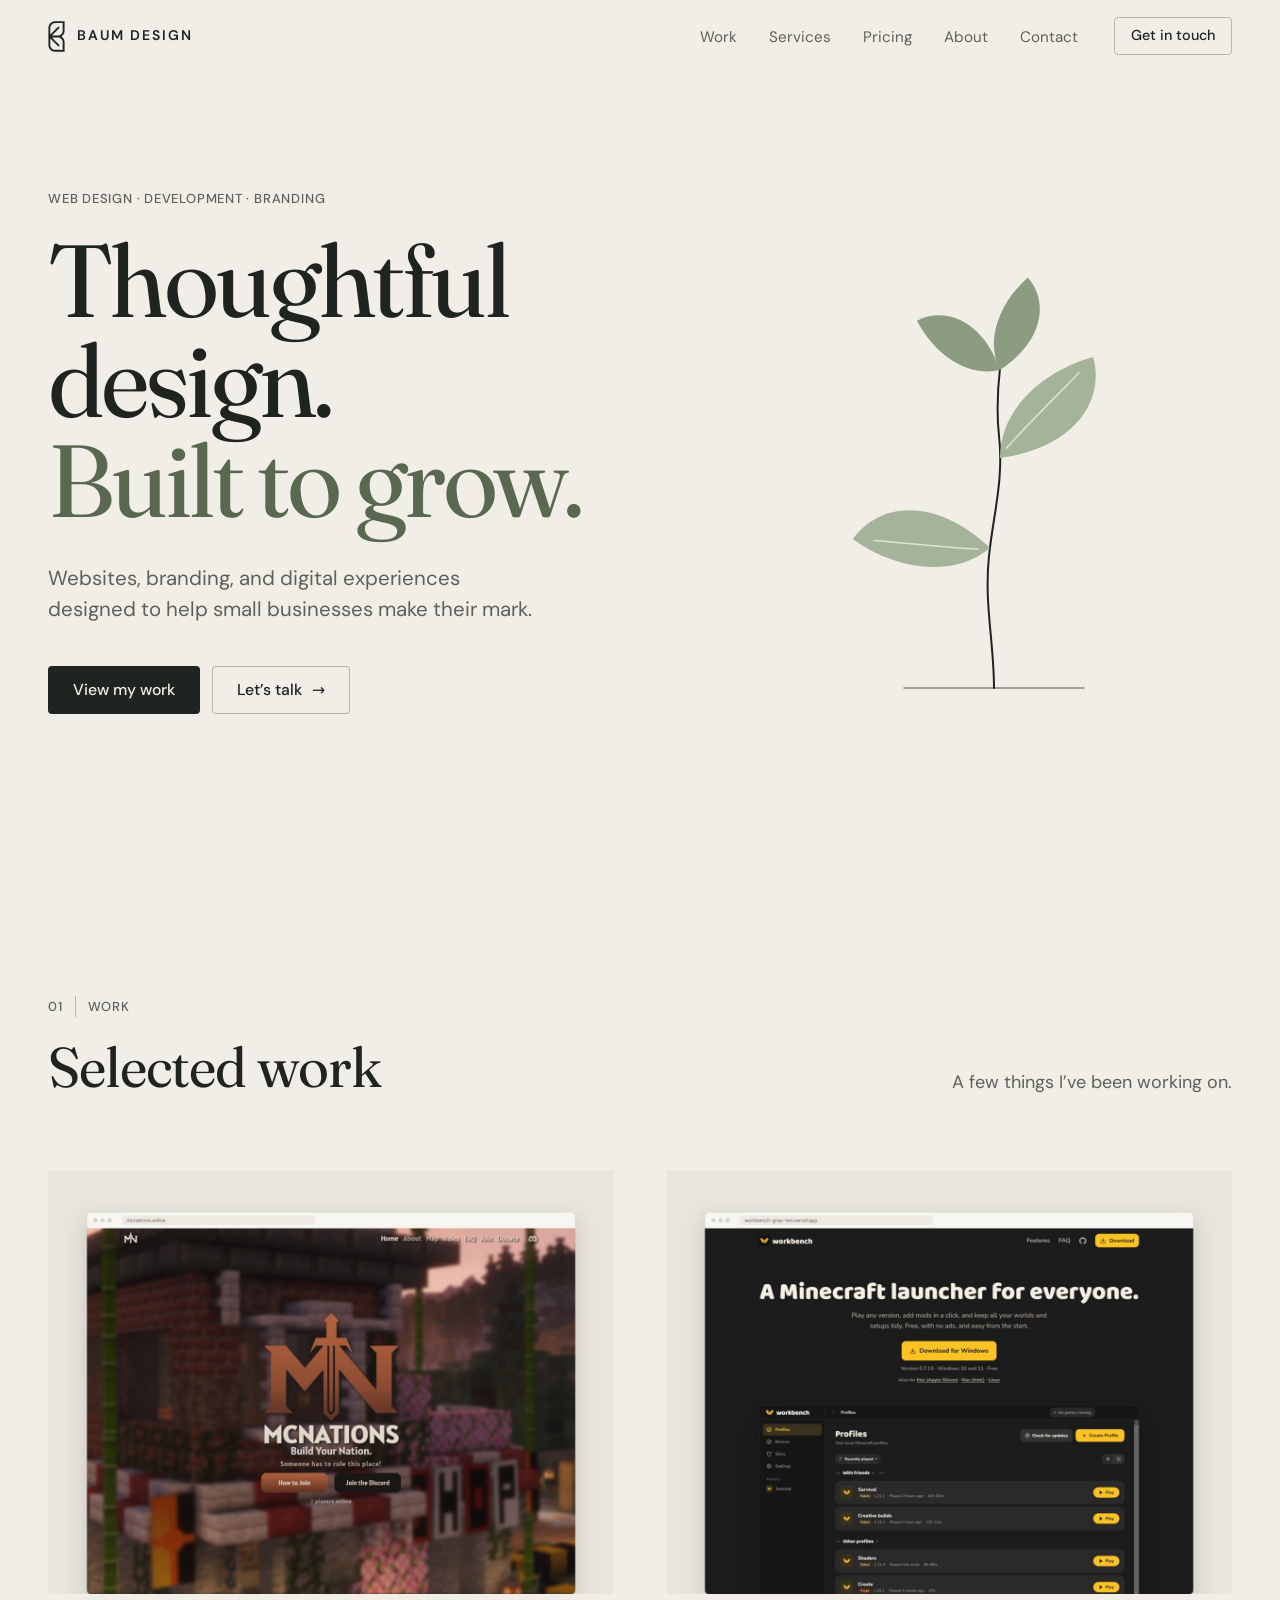
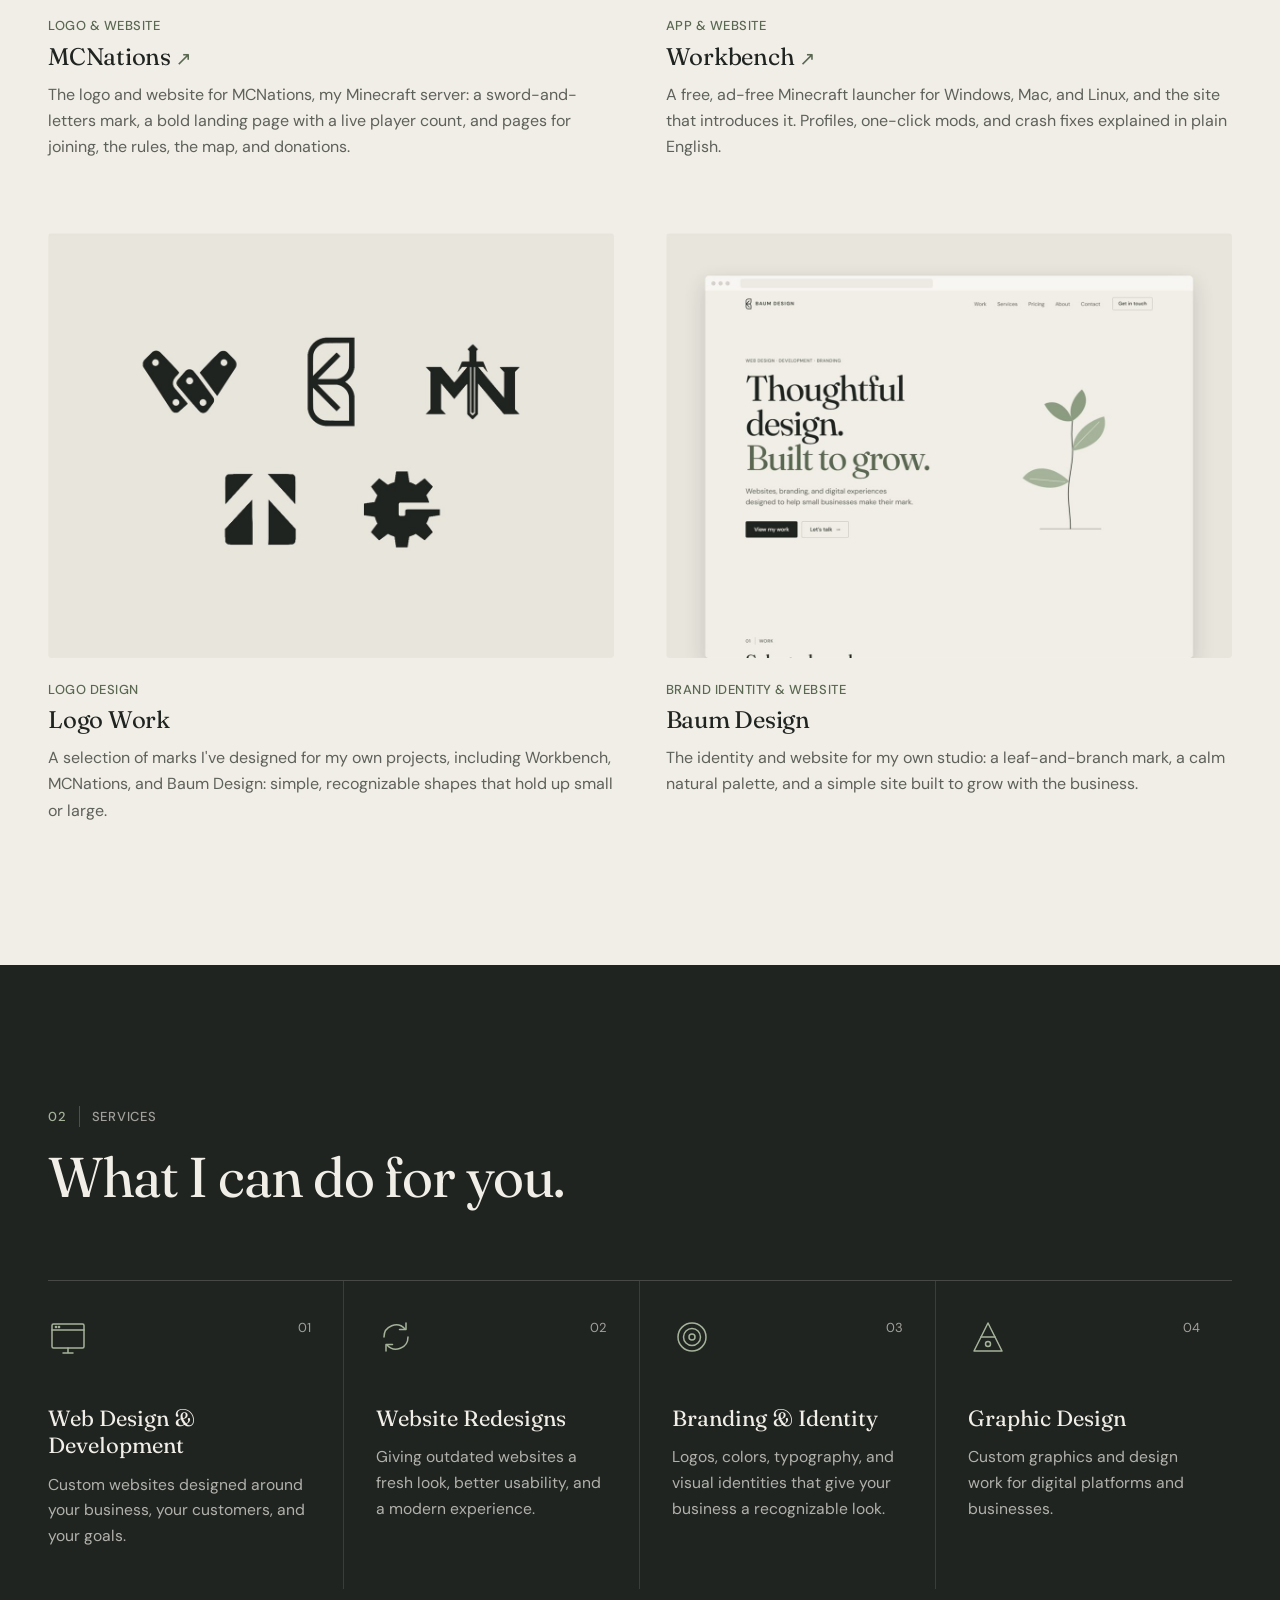
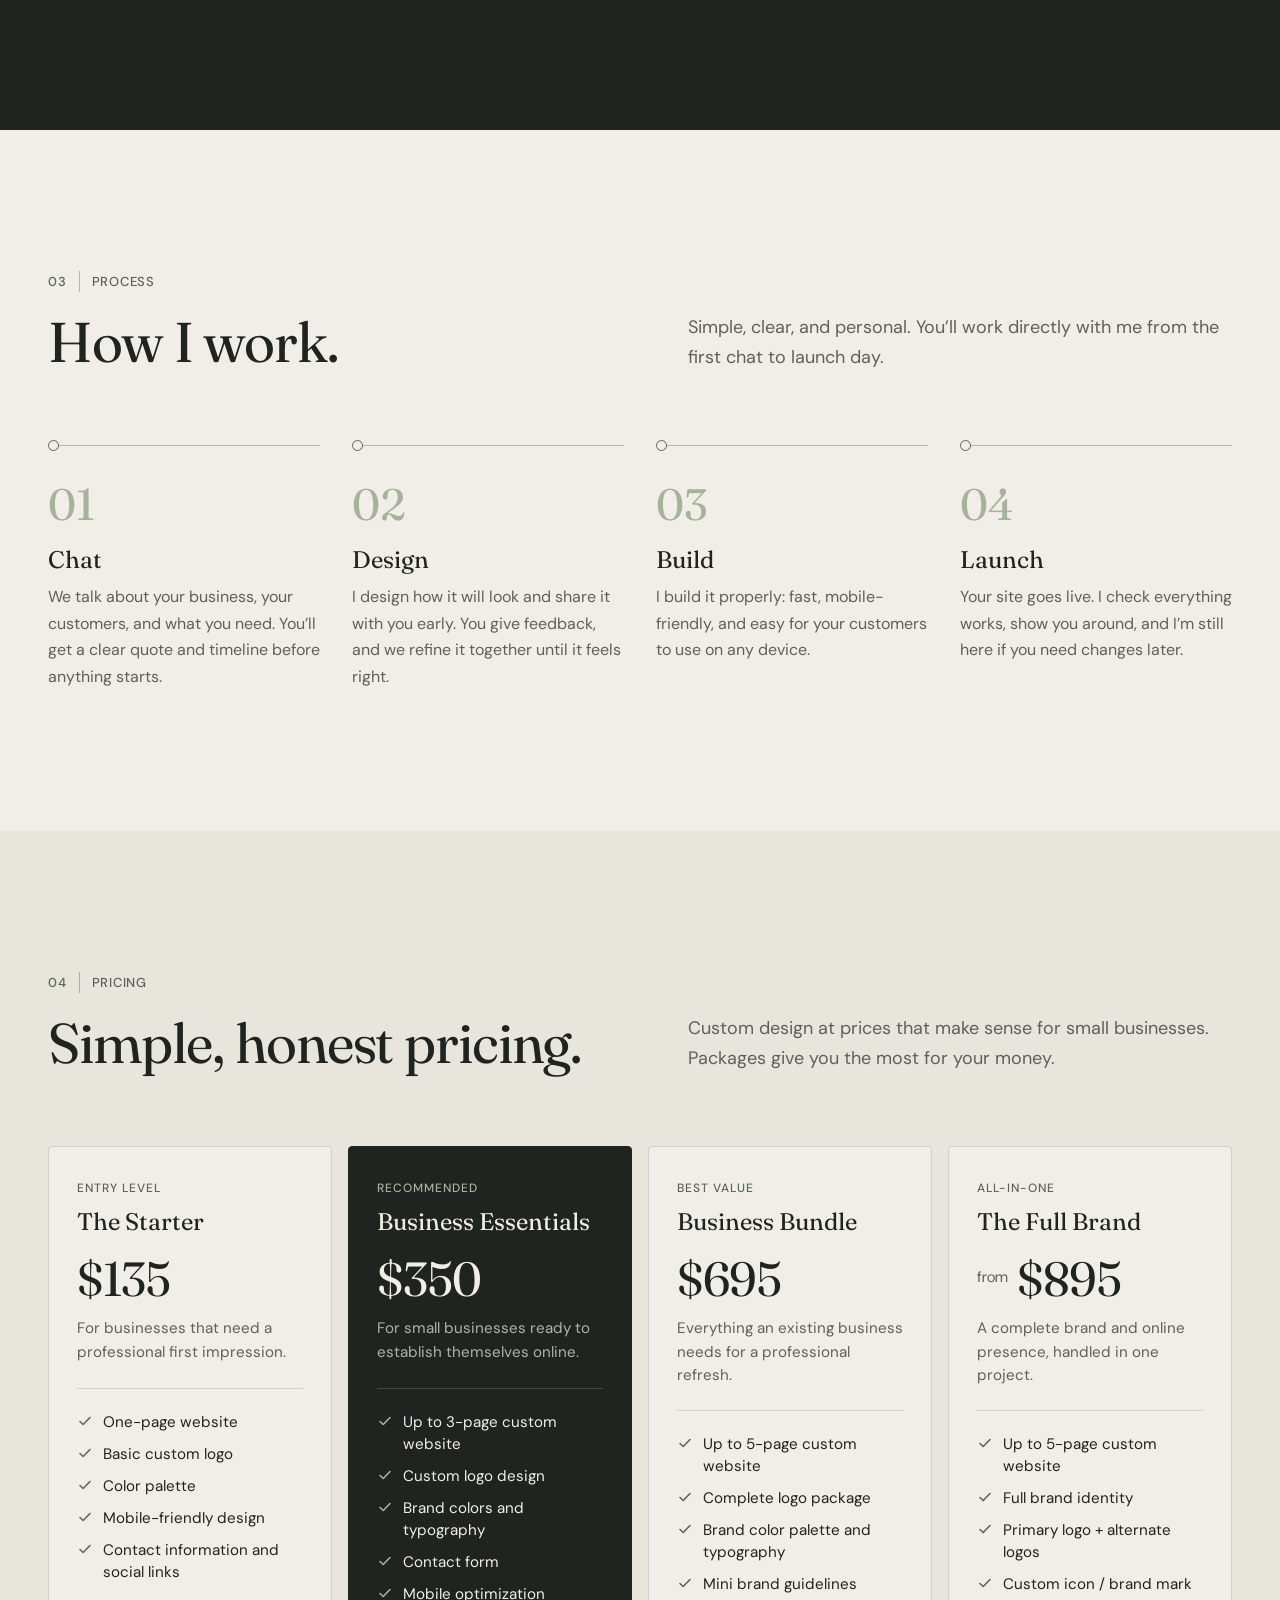
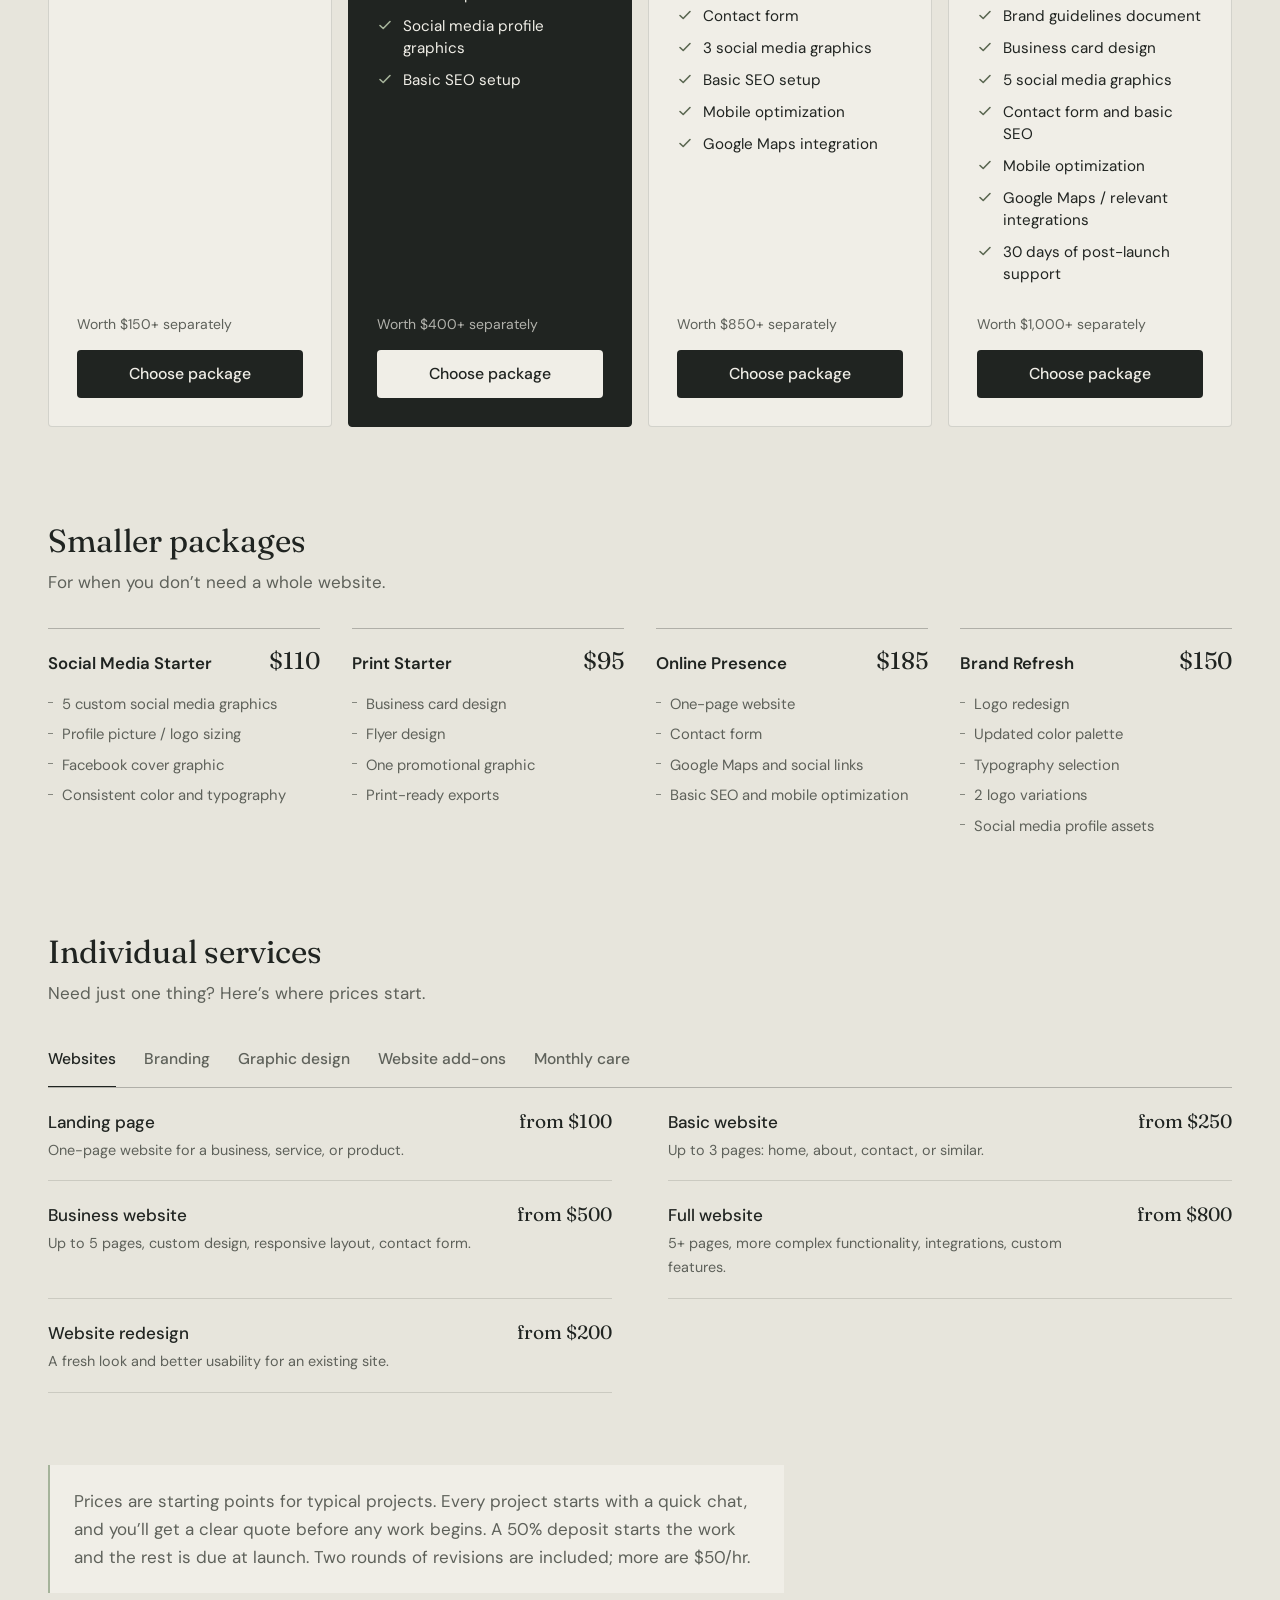
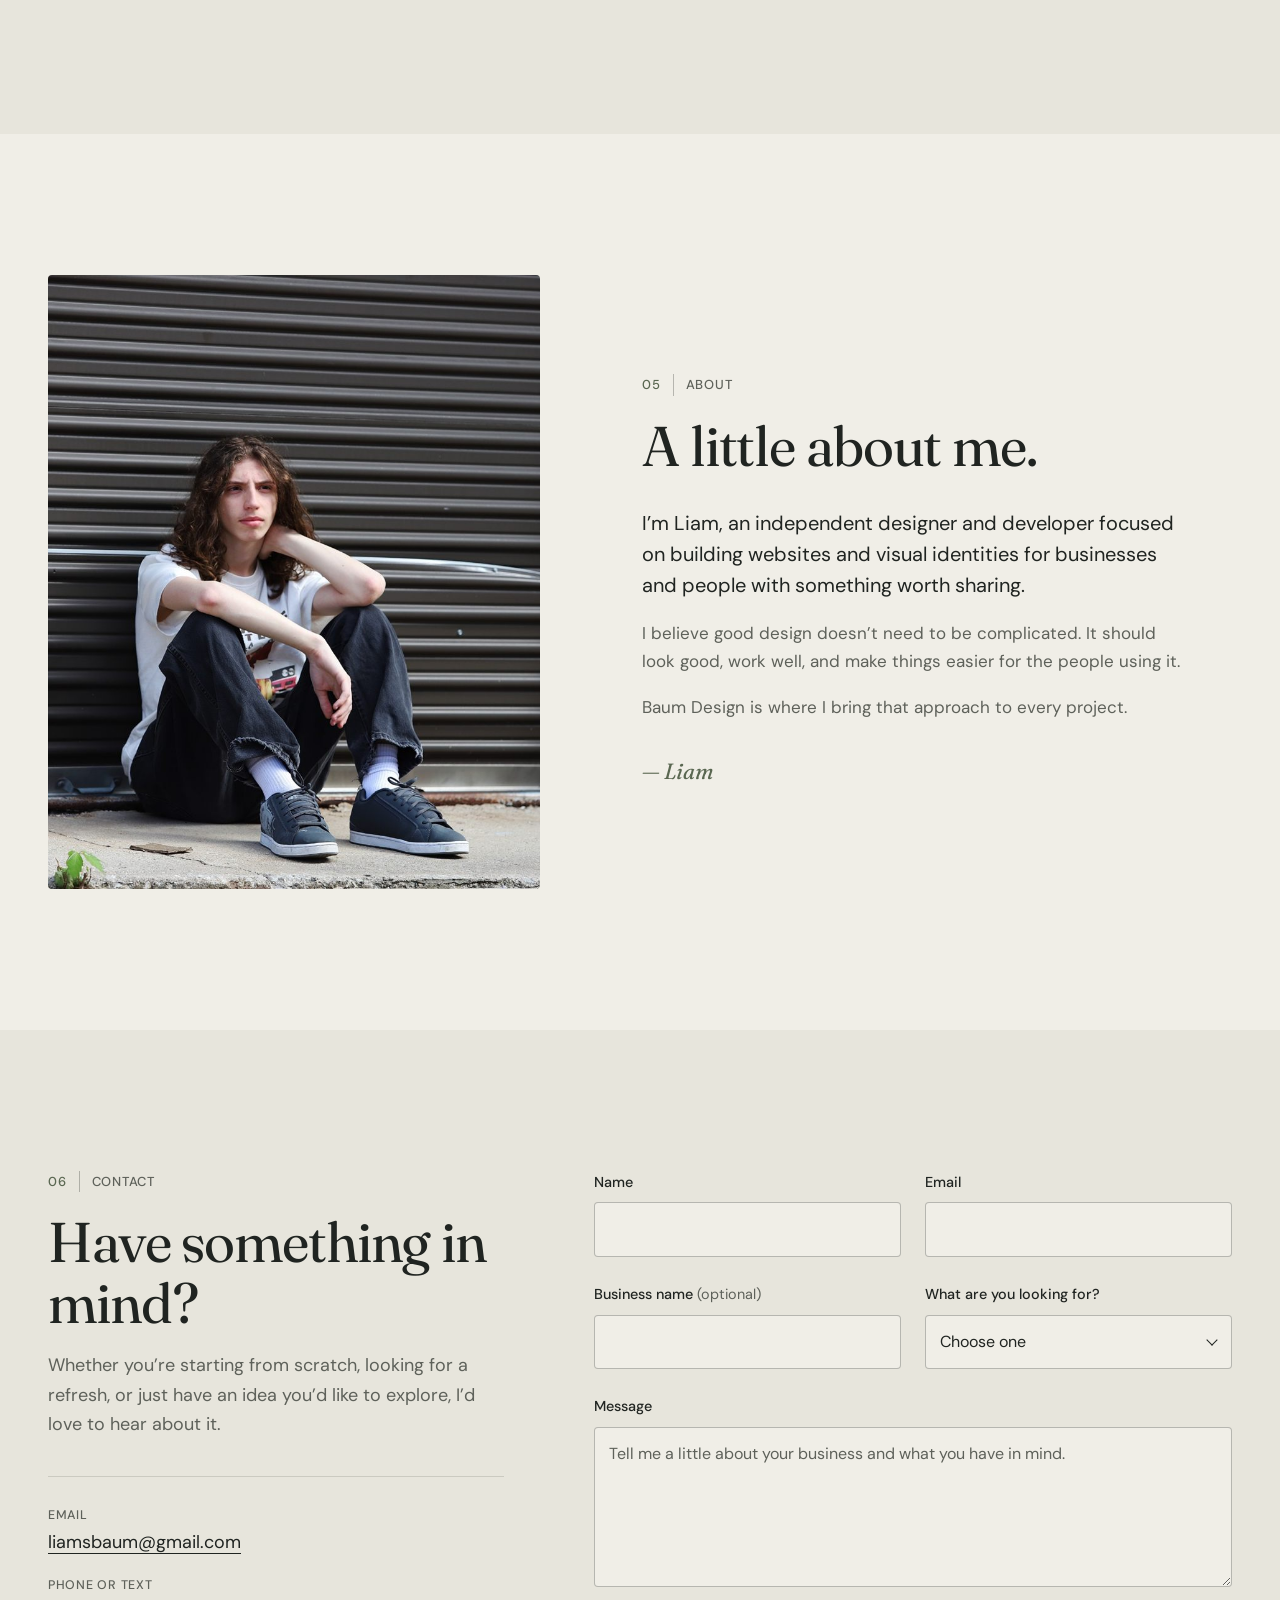
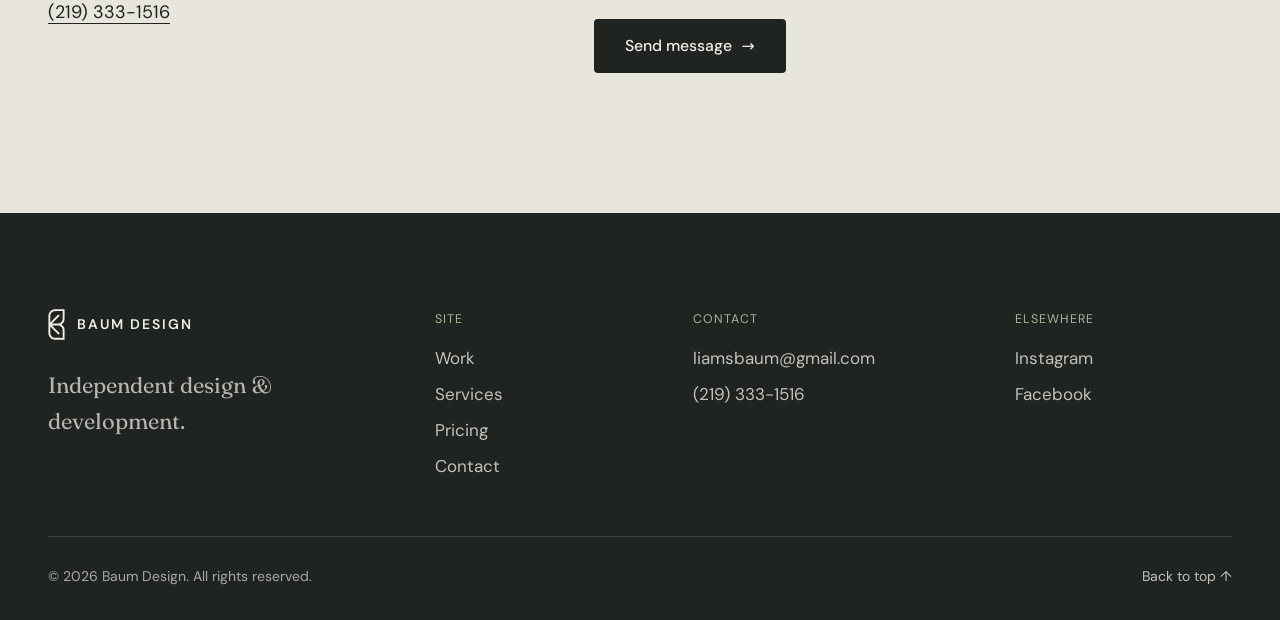
<file: index.html>
<!doctype html>
<html lang="en">
<head>
  <meta charset="utf-8" />
  <meta name="viewport" content="width=device-width, initial-scale=1" />
  <title>Baum Design — Independent web design &amp; development</title>
  <meta name="description" content="Baum Design is an independent web design, development and branding studio helping small businesses make their mark." />
  <meta name="theme-color" content="#F0EEE7" />
  <!-- Link previews (iMessage, Slack, LinkedIn, Facebook, X).
       These need FULL urls. If you move to your own domain, replace
       https://grovuss.github.io/Baum-Design in og:url, og:image and twitter:image. -->
  <meta property="og:type" content="website" />
  <meta property="og:site_name" content="Baum Design" />
  <meta property="og:title" content="Baum Design — Thoughtful design. Built to grow." />
  <meta property="og:description" content="Websites, branding, and digital experiences designed to help small businesses make their mark." />
  <meta property="og:url" content="https://grovuss.github.io/Baum-Design/" />
  <meta property="og:image" content="https://grovuss.github.io/Baum-Design/assets/og-image.png" />
  <meta property="og:image:width" content="1200" />
  <meta property="og:image:height" content="630" />
  <meta property="og:image:alt" content="Baum Design logo with the line: Thoughtful design. Built to grow." />
  <meta name="twitter:card" content="summary_large_image" />
  <meta name="twitter:image" content="https://grovuss.github.io/Baum-Design/assets/og-image.png" />

  <link rel="icon" href="assets/favicon.svg" type="image/svg+xml" />
  <link rel="apple-touch-icon" href="assets/apple-touch-icon.png" />
  <link rel="preload" href="assets/fonts/fraunces-latin.woff2" as="font" type="font/woff2" crossorigin />
  <link rel="preload" href="assets/fonts/dm-sans-latin.woff2" as="font" type="font/woff2" crossorigin />
  <link rel="stylesheet" href="css/fonts.css" />
  <link rel="stylesheet" href="css/styles.css" />
</head>
<body>
  <!-- Logo symbol, reused wherever the mark appears via <use href="#logo"> -->
  <svg width="0" height="0" style="position:absolute" aria-hidden="true">
    <symbol id="logo" viewBox="290 80 500 920">
      <path fill-rule="evenodd" fill="currentColor" d="m780 993l-0.57-307.5c-4.29-19.38-7.39-30.63-9.67-37.5-2.28-6.88-7.1-18.35-10.71-25.5-3.61-7.15-9.12-16.83-12.24-21.5-3.11-4.67-9.22-12.77-13.58-18-4.35-5.23-11.24-12.58-15.32-16.35-4.08-3.76-12.64-10.73-19.03-15.5-6.39-4.76-12.47-9.21-13.5-9.9-1.83-1.22-1.83-1.28-0.02-2.5 1.02-0.69 5.31-3.73 9.54-6.75 4.22-3.02 11.04-8.25 15.14-11.6 4.1-3.36 10.79-9.66 14.86-14 4.07-4.35 10.54-11.95 14.36-16.9 3.83-4.95 9.22-12.82 11.97-17.5 2.76-4.68 6.7-11.88 8.77-16 2.06-4.13 5.44-12 7.5-17.5 2.06-5.5 5-14.95 6.53-21 1.54-6.05 3.51-16.51 4.38-23.25 1.39-10.7 1.59-30.87 1.59-159.75v-147.5c-265.88 0.2-294.68 0.48-304.5 1.64-6.6 0.78-16.73 2.59-22.5 4.02-5.77 1.43-15 4.16-20.5 6.07-5.5 1.9-13.6 5.18-18 7.29-4.4 2.1-12.74 6.67-18.53 10.15-5.79 3.48-14.34 9.32-19 12.97-4.66 3.65-11.36 9.28-14.9 12.5-3.53 3.22-10.19 10.36-14.8 15.86-4.6 5.5-10.92 13.82-14.04 18.5-3.13 4.68-8.65 14.35-12.29 21.5-3.63 7.15-8.48 18.63-10.77 25.5-2.3 6.88-5.4 18.13-6.89 25l-2.72 12.5-0.63 553c4.03 20.92 6.46 31.27 8.01 36.5 1.54 5.23 4.23 13.1 5.99 17.5 1.75 4.4 5.69 12.73 8.74 18.5 3.06 5.77 8.1 14.29 11.2 18.92 3.09 4.63 9.71 13.18 14.69 19 4.98 5.82 11.73 12.98 15 15.91 3.27 2.94 9.99 8.4 14.94 12.14 4.95 3.74 12.82 9.15 17.5 12.03 4.68 2.87 12.1 6.95 16.5 9.06 4.4 2.11 12.27 5.39 17.5 7.29 5.23 1.89 13.77 4.6 19 6.02 5.23 1.42 14 3.36 19.5 4.31m30.5-846.62c11.27-0.39 66.51-0.78 225-1.06l-0.09 78.25c-0.05 43.04-0.43 99.63-0.85 125.75-0.77 47.34-0.78 47.53-3.47 57.5-1.49 5.5-4.47 14.05-6.63 19-2.16 4.95-6.6 13.5-9.87 19-3.26 5.5-9.23 13.8-13.26 18.45-4.03 4.65-11.38 11.95-16.33 16.22-4.95 4.27-13.73 10.57-19.5 14.01-5.77 3.43-14.77 7.97-20 10.08-5.23 2.12-14 5.02-19.5 6.44-8.88 2.3-12.85 2.68-35.5 3.37-14.02 0.43-53.63 0.81-88 0.85-34.38 0.04-68.24-0.26-88.02-1.42l233.18-233-19.08-18.5c-10.5-10.17-19.53-18.61-20.08-18.75-0.55-0.14-8.09 6.45-16.75 14.65-8.66 8.19-62.67 61.63-224.28 222.6l0.07-89c0.04-48.95 0.46-98 0.94-109 0.73-17.01 1.26-21.42 3.55-29.5 1.48-5.22 4.44-13.55 6.58-18.5 2.14-4.95 5.98-12.6 8.54-17 2.55-4.4 6.54-10.47 8.85-13.5 2.32-3.02 7.76-9.12 12.1-13.54 4.35-4.42 11.05-10.53 14.9-13.58 3.85-3.06 10.37-7.55 14.5-10 4.12-2.45 11.1-6.07 15.5-8.06 4.4-1.99 11.82-4.79 16.5-6.22 4.68-1.43 11.2-3.1 14.5-3.72 3.3-0.62 15.23-1.44 26.5-1.82zm-94 424.92c0.92-0.58 32.1-0.93 80-0.9 43.17 0.02 87.73 0.41 99 0.86 16.94 0.67 22.24 1.26 30.5 3.39 5.5 1.41 14.73 4.51 20.5 6.88 5.77 2.37 13.65 6.17 17.5 8.44 3.85 2.28 9.48 5.99 12.5 8.26 3.02 2.27 8.63 6.93 12.45 10.36 3.83 3.43 10.35 10.33 14.5 15.34 4.15 5 9.9 13.33 12.78 18.5 2.87 5.16 6.76 12.99 8.63 17.39 1.87 4.4 4.66 12.27 8.99 27l0.32 60c0.18 33 0.44 89.87 0.83 192.74l-118.5-0.51c-100.77-0.44-119.92-0.75-128-2.07-5.23-0.86-13.32-2.67-18-4.04-4.68-1.36-12.32-4.11-17-6.12-4.68-2-11.88-5.69-16-8.18-4.13-2.5-10.43-6.89-14-9.76-3.57-2.87-10.21-8.9-14.75-13.39-4.54-4.49-10.85-11.66-14.03-15.92-3.18-4.26-8.57-13.38-11.97-20.25-3.41-6.88-7.35-16.1-8.75-20.5-1.4-4.4-3.25-11.38-4.1-15.5-1.31-6.39-1.63-23.25-2.63-219.5l118.36 118.12c65.1 64.97 119.38 118.63 120.62 119.25 2.07 1.04 3.38 0.07 16-11.79 7.56-7.11 16.33-15.55 25.21-24.58l-116.23-116.29c-91.85-91.89-115.92-116.48-114.73-117.23z" />
    </symbol>
  </svg>

  <a class="skip-link" href="#main">Skip to content</a>

  <!-- 1. Navigation ===================================================== -->
  <header class="site-header" data-header>
    <div class="container header-inner">
      <a class="brand" href="#top" aria-label="Baum Design — home">
        <svg class="brand-mark" aria-hidden="true"><use href="#logo" /></svg>
        <span class="brand-name">Baum Design</span>
      </a>

      <button class="nav-toggle" type="button" aria-expanded="false" aria-controls="site-nav" data-nav-toggle>
        <span class="visually-hidden">Menu</span>
        <span class="nav-toggle-bar"></span>
        <span class="nav-toggle-bar"></span>
      </button>

      <nav class="site-nav" id="site-nav" aria-label="Main" data-nav>
        <ul class="nav-list">
          <li><a href="#work">Work</a></li>
          <li><a href="#services">Services</a></li>
          <li><a href="#pricing">Pricing</a></li>
          <li><a href="#about">About</a></li>
          <li><a href="#contact">Contact</a></li>
        </ul>
        <a class="btn btn-small btn-outline" href="#contact">Get in touch</a>
      </nav>
    </div>
  </header>

  <main id="main">
    <!-- 2. Hero ========================================================= -->
    <section class="hero" id="top">
      <div class="container hero-inner">
        <div class="hero-copy">
          <p class="eyebrow">Web design · Development · Branding</p>
          <h1 class="hero-title">Thoughtful design.<br /><span class="accent">Built to grow.</span></h1>
          <p class="hero-lede">Websites, branding, and digital experiences designed to help small businesses make their mark.</p>
          <div class="hero-actions">
            <a class="btn btn-primary" href="#work">View my work</a>
            <a class="btn btn-ghost" href="#contact">Let’s talk <span class="arrow" aria-hidden="true">→</span></a>
          </div>
        </div>
        <div class="hero-art" aria-hidden="true">
          <img src="assets/sprout.svg" alt="" width="400" height="520" />
        </div>
      </div>
    </section>

    <!-- 3. Selected work ================================================ -->
    <section class="section" id="work">
      <div class="container">
        <header class="section-head section-head-split">
          <div>
            <p class="eyebrow"><span class="eyebrow-num">01</span> Work</p>
            <h2 class="section-title">Selected work</h2>
          </div>
          <p class="section-sub">A few things I’ve been working on.</p>
        </header>
        <!-- Cards are rendered from js/content.js → projects -->
        <div class="project-grid" data-projects></div>
      </div>
    </section>

    <!-- 4. Services ===================================================== -->
    <section class="section section-dark" id="services">
      <div class="container">
        <header class="section-head">
          <p class="eyebrow"><span class="eyebrow-num">02</span> Services</p>
          <h2 class="section-title">What I can do for you.</h2>
        </header>
        <!-- Cards are rendered from js/content.js → services -->
        <div class="service-grid" data-services></div>
      </div>
    </section>

    <!-- How I work ====================================================== -->
    <section class="section" id="process">
      <div class="container">
        <header class="section-head section-head-split">
          <div>
            <p class="eyebrow"><span class="eyebrow-num">03</span> Process</p>
            <h2 class="section-title">How I work.</h2>
          </div>
          <p class="section-sub">Simple, clear, and personal. You’ll work directly with me from the first chat to launch day.</p>
        </header>
        <!-- Steps are rendered from js/content.js → process -->
        <ol class="process-list" data-process></ol>
      </div>
    </section>

    <!-- Pricing ========================================================= -->
    <section class="section section-tint" id="pricing">
      <div class="container">
        <header class="section-head section-head-split">
          <div>
            <p class="eyebrow"><span class="eyebrow-num">04</span> Pricing</p>
            <h2 class="section-title">Simple, honest pricing.</h2>
          </div>
          <p class="section-sub">Custom design at prices that make sense for small businesses. Packages give you the most for your money.</p>
        </header>

        <!-- Everything below is rendered from js/content.js → pricing -->
        <div class="package-grid" data-packages></div>

        <div class="pricing-block">
          <h3 class="pricing-heading">Smaller packages</h3>
          <p class="pricing-intro">For when you don’t need a whole website.</p>
          <div class="mini-grid" data-small-packages></div>
        </div>

        <div class="pricing-block">
          <h3 class="pricing-heading">Individual services</h3>
          <p class="pricing-intro">Need just one thing? Here’s where prices start.</p>
          <div class="price-tabs" data-price-tabs></div>
        </div>

        <p class="pricing-footnote" data-pricing-footnote></p>
      </div>
    </section>

    <!-- 5. About ======================================================== -->
    <section class="section" id="about">
      <div class="container about-inner">
        <figure class="about-photo">
          <!-- To change the photo, replace assets/images/liam-shutter.jpg (portrait crop works best) -->
          <img src="assets/images/liam-shutter.jpg" alt="Liam sitting against a metal roller shutter" width="1500" height="988" loading="lazy" />
        </figure>
        <div class="about-copy">
          <p class="eyebrow"><span class="eyebrow-num">05</span> About</p>
          <h2 class="section-title">A little about me.</h2>
          <div class="prose">
            <p class="about-lead">I’m Liam, an independent designer and developer focused on building websites and visual identities for businesses and people with something worth sharing.</p>
            <p>I believe good design doesn’t need to be complicated. It should look good, work well, and make things easier for the people using it.</p>
            <p>Baum Design is where I bring that approach to every project.</p>
          </div>
          <p class="signature">— Liam</p>
        </div>
      </div>
    </section>

    <!-- 6. Contact ====================================================== -->
    <section class="section section-tint" id="contact">
      <div class="container contact-inner">
        <div class="contact-intro">
          <p class="eyebrow"><span class="eyebrow-num">06</span> Contact</p>
          <h2 class="section-title">Have something in mind?</h2>
          <p class="section-sub">Whether you’re starting from scratch, looking for a refresh, or just have an idea you’d like to explore, I’d love to hear about it.</p>
          <dl class="contact-direct">
            <div>
              <dt>Email</dt>
              <dd><a data-email-link href="#"></a></dd>
            </div>
            <div>
              <dt>Phone or text</dt>
              <dd><a data-phone-link href="#"></a></dd>
            </div>
          </dl>
        </div>

        <!-- The endpoint is set in js/content.js → formEndpoint -->
        <form class="contact-form" data-contact-form novalidate>
          <div class="field">
            <label for="f-name">Name</label>
            <input id="f-name" name="name" type="text" autocomplete="name" required />
          </div>
          <div class="field">
            <label for="f-email">Email</label>
            <input id="f-email" name="email" type="email" autocomplete="email" required />
          </div>
          <div class="field">
            <label for="f-business">Business name <span class="optional">(optional)</span></label>
            <input id="f-business" name="business" type="text" autocomplete="organization" />
          </div>
          <div class="field">
            <label for="f-type">What are you looking for?</label>
            <div class="select-wrap">
              <select id="f-type" name="looking_for" required data-enquiry-types>
                <option value="" disabled selected>Choose one</option>
              </select>
            </div>
          </div>
          <div class="field field-full">
            <label for="f-message">Message</label>
            <textarea id="f-message" name="message" rows="5" required placeholder="Tell me a little about your business and what you have in mind."></textarea>
          </div>
          <!-- Honeypot: hidden from people, catches simple spam bots -->
          <div class="hp" aria-hidden="true">
            <label for="f-company-url">Leave this empty</label>
            <input id="f-company-url" name="_gotcha" type="text" tabindex="-1" autocomplete="off" />
          </div>
          <div class="form-footer field-full">
            <button class="btn btn-primary btn-large" type="submit">Send message <span class="arrow" aria-hidden="true">→</span></button>
            <p class="form-status" role="status" aria-live="polite" data-form-status></p>
          </div>
        </form>
      </div>
    </section>
  </main>

  <!-- 7. Footer ========================================================= -->
  <footer class="site-footer">
    <div class="container">
      <div class="footer-top">
        <div class="footer-brand">
          <a class="brand" href="#top">
            <svg class="brand-mark" aria-hidden="true"><use href="#logo" /></svg>
            <span class="brand-name">Baum Design</span>
          </a>
          <p>Independent design &amp; development.</p>
        </div>
        <nav class="footer-nav" aria-label="Footer">
          <p class="footer-label">Site</p>
          <ul>
            <li><a href="#work">Work</a></li>
            <li><a href="#services">Services</a></li>
            <li><a href="#pricing">Pricing</a></li>
            <li><a href="#contact">Contact</a></li>
          </ul>
        </nav>
        <div class="footer-contact">
          <p class="footer-label">Contact</p>
          <ul>
            <li><a data-email-link href="#"></a></li>
            <li><a data-phone-link href="#"></a></li>
          </ul>
        </div>
        <div class="footer-social">
          <p class="footer-label">Elsewhere</p>
          <!-- Rendered from js/content.js → socials -->
          <ul data-socials></ul>
        </div>
      </div>
      <div class="footer-bottom">
        <p>© <span data-year></span> Baum Design. All rights reserved.</p>
        <a href="#top" class="to-top">Back to top ↑</a>
      </div>
    </div>
  </footer>

  <script src="js/content.js"></script>
  <script src="js/main.js"></script>
</body>
</html>
</file>
<file: css/fonts.css>
/* Self-hosted fonts (from Google Fonts, SIL Open Font License).
   Variable fonts: one file covers every weight in the range. */
@font-face {
  font-family: "DM Sans"; font-style: normal; font-weight: 400 600; font-display: swap;
  src: url("../assets/fonts/dm-sans-latin.woff2") format("woff2");
  unicode-range: U+0000-00FF, U+0131, U+0152-0153, U+02BB-02BC, U+02C6, U+02DA, U+02DC, U+0304, U+0308, U+0329, U+2000-206F, U+20AC, U+2122, U+2191, U+2193, U+2212, U+2215, U+FEFF, U+FFFD;
}
@font-face {
  font-family: "DM Sans"; font-style: normal; font-weight: 400 600; font-display: swap;
  src: url("../assets/fonts/dm-sans-latin-ext.woff2") format("woff2");
  unicode-range: U+0100-02BA, U+02BD-02C5, U+02C7-02CC, U+02CE-02D7, U+02DD-02FF, U+0304, U+0308, U+0329, U+1D00-1DBF, U+1E00-1E9F, U+1EF2-1EFF, U+2020, U+20A0-20AB, U+20AD-20C4, U+2113, U+2C60-2C7F, U+A720-A7FF;
}
@font-face {
  font-family: "Fraunces"; font-style: normal; font-weight: 400 500; font-display: swap;
  src: url("../assets/fonts/fraunces-latin.woff2") format("woff2");
  unicode-range: U+0000-00FF, U+0131, U+0152-0153, U+02BB-02BC, U+02C6, U+02DA, U+02DC, U+0304, U+0308, U+0329, U+2000-206F, U+20AC, U+2122, U+2191, U+2193, U+2212, U+2215, U+FEFF, U+FFFD;
}
@font-face {
  font-family: "Fraunces"; font-style: normal; font-weight: 400 500; font-display: swap;
  src: url("../assets/fonts/fraunces-latin-ext.woff2") format("woff2");
  unicode-range: U+0100-02BA, U+02BD-02C5, U+02C7-02CC, U+02CE-02D7, U+02DD-02FF, U+0304, U+0308, U+0329, U+1D00-1DBF, U+1E00-1E9F, U+1EF2-1EFF, U+2020, U+20A0-20AB, U+20AD-20C4, U+2113, U+2C60-2C7F, U+A720-A7FF;
}
@font-face {
  font-family: "Fraunces"; font-style: italic; font-weight: 400; font-display: swap;
  src: url("../assets/fonts/fraunces-italic-latin.woff2") format("woff2");
  unicode-range: U+0000-00FF, U+0131, U+0152-0153, U+02BB-02BC, U+02C6, U+02DA, U+02DC, U+0304, U+0308, U+0329, U+2000-206F, U+20AC, U+2122, U+2191, U+2193, U+2212, U+2215, U+FEFF, U+FFFD;
}
</file>
<file: css/styles.css>
/* ==========================================================================
   Baum Design — styles
   ========================================================================== */

:root {
  /* Palette */
  --charcoal: #202421;
  --sage: #A5B39A;
  --cream: #F0EEE7;
  --stone: #85877F;

  /* Derived tints (same hues, no new colours) */
  --cream-deep: #E7E5DC;      /* slightly darker cream for tinted sections */
  --line: rgba(32, 36, 33, 0.14);
  --line-strong: rgba(32, 36, 33, 0.28);
  --text: var(--charcoal);
  --text-muted: #5E615A;      /* stone darkened for AA contrast on cream */
  --sage-deep: #5A6751;       /* sage darkened for text/accents on cream */

  /* Type */
  --font-body: "DM Sans", system-ui, -apple-system, "Segoe UI", sans-serif;
  --font-head: "Fraunces", Georgia, "Times New Roman", serif;

  /* Layout */
  --container: 1200px;
  --gutter: clamp(20px, 4vw, 48px);
  --section-y: clamp(80px, 11vw, 144px);
  --radius: 4px;
  --header-h: 72px;

  --ease: cubic-bezier(0.22, 0.61, 0.36, 1);
}

/* ---------- Base --------------------------------------------------------- */
*, *::before, *::after { box-sizing: border-box; }

html {
  scroll-behavior: smooth;
  scroll-padding-top: var(--header-h);
  -webkit-text-size-adjust: 100%;
}
@media (prefers-reduced-motion: reduce) {
  html { scroll-behavior: auto; }
  *, *::before, *::after { transition: none !important; animation: none !important; }
}

body {
  margin: 0;
  background: var(--cream);
  color: var(--text);
  font-family: var(--font-body);
  font-size: 1.0625rem;
  line-height: 1.65;
  -webkit-font-smoothing: antialiased;
  text-rendering: optimizeLegibility;
}

img, svg { display: block; max-width: 100%; }
a { color: inherit; }
h1, h2, h3, p, figure, ul { margin: 0; }
ul { padding: 0; list-style: none; }

::selection { background: var(--sage); color: var(--charcoal); }

:focus-visible {
  outline: 2px solid var(--sage-deep);
  outline-offset: 3px;
  border-radius: 2px;
}

.container {
  width: 100%;
  max-width: calc(var(--container) + var(--gutter) * 2);
  margin-inline: auto;
  padding-inline: var(--gutter);
}

.visually-hidden {
  position: absolute; width: 1px; height: 1px; overflow: hidden;
  clip: rect(0 0 0 0); white-space: nowrap;
}

.skip-link {
  position: absolute; left: 16px; top: -48px; z-index: 100;
  padding: 10px 16px; background: var(--charcoal); color: var(--cream);
  text-decoration: none; border-radius: var(--radius);
}
.skip-link:focus { top: 12px; }

/* ---------- Typography helpers ------------------------------------------ */
.eyebrow {
  display: flex; align-items: center; gap: 12px;
  font-size: 0.8125rem; font-weight: 500;
  letter-spacing: 0.06em; text-transform: uppercase;
  color: var(--text-muted);
  margin-bottom: 20px;
}
.eyebrow-num {
  font-variant-numeric: tabular-nums;
  color: var(--sage-deep);
  padding-right: 12px;
  border-right: 1px solid var(--line-strong);
}

.section-title {
  font-family: var(--font-head);
  font-weight: 400;
  font-size: clamp(2.25rem, 4.6vw, 3.5rem);
  line-height: 1.08;
  letter-spacing: -0.02em;
  font-variation-settings: "opsz" 60;
}
.section-sub {
  margin-top: 18px;
  max-width: 34rem;
  font-size: 1.125rem;
  color: var(--text-muted);
}

/* ---------- Buttons ------------------------------------------------------ */
.btn {
  display: inline-flex; align-items: center; justify-content: center; gap: 10px;
  min-height: 48px;
  padding: 0 24px;
  font: inherit; font-size: 0.9875rem; font-weight: 500;
  text-decoration: none;
  border: 1px solid transparent;
  border-radius: var(--radius);
  cursor: pointer;
  transition: background-color .25s var(--ease), color .25s var(--ease), border-color .25s var(--ease);
}
.btn .arrow { transition: transform .25s var(--ease); }
.btn:hover .arrow { transform: translateX(3px); }

.btn-primary { background: var(--charcoal); color: var(--cream); }
.btn-primary:hover { background: #343a35; }

.btn-ghost { color: var(--charcoal); background: var(--cream); border-color: var(--line-strong); }
.btn-ghost:hover { border-color: var(--charcoal); }

.btn-outline { border-color: var(--line-strong); }
.btn-outline:hover { background: var(--charcoal); color: var(--cream); border-color: var(--charcoal); }

.btn-small { min-height: 38px; padding: 0 16px; font-size: 0.9rem; }
.btn-large { min-height: 54px; padding: 0 30px; }
.btn:disabled { opacity: .6; cursor: progress; }

/* ---------- Header / navigation ----------------------------------------- */
.site-header {
  position: sticky; top: 0; z-index: 50;
  background: rgba(240, 238, 231, 0.92);
  backdrop-filter: saturate(140%) blur(8px);
  -webkit-backdrop-filter: saturate(140%) blur(8px);
  border-bottom: 1px solid transparent;
  transition: border-color .3s var(--ease);
}
.site-header.is-scrolled { border-bottom-color: var(--line); }

.header-inner {
  display: flex; align-items: center; justify-content: space-between;
  height: var(--header-h);
}

.brand {
  display: inline-flex; align-items: center; gap: 12px;
  text-decoration: none;
}
.brand-mark { width: 17px; height: 31px; color: var(--charcoal); }
.brand-name {
  font-size: 0.875rem; font-weight: 600;
  letter-spacing: 0.14em; text-transform: uppercase;
}

.site-nav { display: flex; align-items: center; gap: 36px; }
.nav-list { display: flex; gap: 32px; }
.nav-list a {
  position: relative;
  font-size: 0.95rem; text-decoration: none;
  color: var(--text-muted);
  transition: color .2s var(--ease);
}
.nav-list a::after {
  content: ""; position: absolute; left: 0; right: 0; bottom: -4px;
  height: 1px; background: currentColor;
  transform: scaleX(0); transform-origin: left;
  transition: transform .3s var(--ease);
}
.nav-list a:hover { color: var(--charcoal); }
.nav-list a:hover::after { transform: scaleX(1); }

.nav-toggle {
  display: none;
  position: relative; width: 44px; height: 44px; margin-right: -10px;
  background: none; border: 0; cursor: pointer; color: var(--charcoal);
}
.nav-toggle-bar {
  position: absolute; left: 11px; right: 11px; height: 1.5px;
  background: currentColor;
  transition: transform .3s var(--ease);
}
.nav-toggle-bar:nth-of-type(2) { top: 18px; }
.nav-toggle-bar:nth-of-type(3) { top: 25px; }
.nav-open .nav-toggle-bar:nth-of-type(2) { transform: translateY(3.5px) rotate(45deg); }
.nav-open .nav-toggle-bar:nth-of-type(3) { transform: translateY(-3.5px) rotate(-45deg); }

@media (max-width: 820px) {
  .nav-toggle { display: block; }
  .site-nav {
    position: fixed; inset: var(--header-h) 0 auto 0;
    flex-direction: column; align-items: stretch; gap: 0;
    padding: 8px var(--gutter) 28px;
    background: var(--cream);
    border-bottom: 1px solid var(--line);
    opacity: 0; visibility: hidden; transform: translateY(-8px);
    transition: opacity .25s var(--ease), transform .25s var(--ease), visibility 0s .25s;
  }
  .nav-open .site-nav {
    opacity: 1; visibility: visible; transform: none;
    transition: opacity .25s var(--ease), transform .25s var(--ease);
  }
  .nav-list { flex-direction: column; gap: 0; margin-bottom: 20px; }
  .nav-list a {
    display: block; padding: 14px 0;
    font-family: var(--font-head); font-size: 1.5rem; color: var(--charcoal);
    border-bottom: 1px solid var(--line);
  }
  .nav-list a::after { display: none; }
  .site-nav .btn { min-height: 48px; }
}

/* ---------- Hero --------------------------------------------------------- */
.hero {
  position: relative;
  overflow: hidden;
  padding-block: clamp(56px, 9vw, 120px) clamp(80px, 11vw, 150px);
}
.hero-inner {
  display: grid;
  grid-template-columns: minmax(0, 7fr) minmax(0, 5fr);
  align-items: center;
  gap: 40px;
}
.hero-copy { position: relative; z-index: 1; }
.hero-title {
  font-family: var(--font-head);
  font-weight: 400;
  font-size: clamp(3rem, 8vw, 6.5rem);
  line-height: 0.98;
  letter-spacing: -0.035em;
  font-variation-settings: "opsz" 72;
}
.hero-title .accent { color: var(--sage-deep); }
.hero-lede {
  margin-top: 32px;
  max-width: 31rem;
  font-size: clamp(1.125rem, 1.6vw, 1.3rem);
  line-height: 1.55;
  color: var(--text-muted);
}
.hero-actions { display: flex; flex-wrap: wrap; gap: 12px; margin-top: 40px; }

/* The sprout animates itself (see assets/sprout.svg) */
.hero-art {
  justify-self: center;
  align-self: end;
  width: min(400px, 100%);
  margin-bottom: -24px;
}
.hero-art img { display: block; width: 100%; height: auto; }

/* Stacked layout: the sprout stands on a full-width line that closes the
   hero, so it grows out of the section edge. (At these sizes the SVG hides
   its own short ground line.) Drawing geometry, as fractions of its width:
   ~0.26 of empty sky above the buds, 0.125 below the stem's base. */
@media (max-width: 900px) {
  .hero { padding-bottom: 0; }
  .hero-inner {
    grid-template-columns: 1fr;
    border-bottom: 1px solid rgba(133, 135, 127, 0.5);
  }
  .hero-art {
    --w: 240px;
    justify-self: end;
    width: var(--w);
    margin: calc(var(--w) * -0.26) 4% calc(var(--w) * -0.125) 0;
    pointer-events: none;
  }
}
@media (max-width: 520px) {
  .hero-art { --w: 200px; margin-right: 0; }
  .hero-actions .btn { flex: 1 1 auto; }
}

/* ---------- Sections ----------------------------------------------------- */
.section { padding-block: var(--section-y); }
.section-head { margin-bottom: clamp(44px, 6vw, 72px); }
.section-head-split {
  display: grid; grid-template-columns: minmax(0, 1fr) minmax(0, 1fr);
  gap: 24px 64px; align-items: end;
}
.section-head-split .section-sub { margin-top: 0; justify-self: end; }
@media (max-width: 820px) {
  .section-head-split { grid-template-columns: 1fr; }
  .section-head-split .section-sub { justify-self: start; }
}

.section-dark {
  background: var(--charcoal);
  color: var(--cream);
}
.section-dark .eyebrow { color: rgba(240, 238, 231, 0.62); }
.section-dark .eyebrow-num { color: var(--sage); border-color: rgba(240, 238, 231, 0.22); }

.section-tint { background: var(--cream-deep); }

/* ---------- Projects ----------------------------------------------------- */
.project-grid {
  display: grid;
  grid-template-columns: repeat(3, minmax(0, 1fr));
  gap: clamp(24px, 3vw, 40px);
}
.project-grid.is-two-col {
  grid-template-columns: repeat(2, minmax(0, 1fr));
  column-gap: clamp(24px, 4vw, 56px);
  row-gap: clamp(48px, 6vw, 72px);
}
.project-card { position: relative; }
.project-media {
  position: relative;
  aspect-ratio: 4 / 3;
  overflow: hidden;
  border-radius: var(--radius);
  background: var(--cream-deep);
}
.project-media > img,
.project-media > svg {
  width: 100%; height: 100%; object-fit: cover;
  transition: transform .7s var(--ease);
}
.project-card:hover .project-media > img,
.project-card:hover .project-media > svg { transform: scale(1.035); }

.tag {
  position: absolute; top: 12px; left: 12px;
  padding: 6px 10px;
  font-size: 0.72rem; font-weight: 500; letter-spacing: 0.04em;
  background: var(--cream); color: var(--charcoal);
  border-radius: 2px;
}

.project-body {
  padding-top: 20px;
  border-top: 1px solid transparent;
}
.project-cat {
  font-size: 0.8125rem; letter-spacing: 0.04em; text-transform: uppercase;
  color: var(--sage-deep); font-weight: 500;
}
.project-name {
  margin-top: 6px;
  font-family: var(--font-head);
  font-weight: 400;
  font-size: 1.5rem;
  line-height: 1.2;
  letter-spacing: -0.01em;
}
.card-link { text-decoration: none; }
.card-link::after { content: ""; position: absolute; inset: 0; } /* whole card clickable */
.project-card:hover .card-link { text-decoration: underline; text-underline-offset: 4px; text-decoration-thickness: 1px; }
.card-arrow {
  display: inline-block;
  font-family: var(--font-body); font-size: 0.8em;
  color: var(--sage-deep);
  transition: transform .3s var(--ease);
}
.project-card:hover .card-arrow { transform: translate(2px, -2px); }
.project-desc { margin-top: 10px; color: var(--text-muted); font-size: 1rem; }

@media (max-width: 960px) {
  .project-grid { grid-template-columns: repeat(2, minmax(0, 1fr)); }
}
@media (max-width: 620px) {
  .project-grid,
  .project-grid.is-two-col { grid-template-columns: 1fr; gap: 44px; }
}

/* ---------- Services ----------------------------------------------------- */
.service-grid {
  display: grid;
  grid-template-columns: repeat(4, minmax(0, 1fr));
  border-top: 1px solid rgba(240, 238, 231, 0.18);
}
.service-card {
  padding: 36px 32px 40px 0;
  border-right: 1px solid rgba(240, 238, 231, 0.12);
  transition: color .3s var(--ease);
}
.service-card + .service-card { padding-left: 32px; }
.service-card:last-child { border-right: 0; }

.service-top {
  display: flex; justify-content: space-between; align-items: flex-start;
  margin-bottom: 48px;
}
.service-icon {
  width: 40px; height: 40px; color: var(--sage);
  transition: transform .4s var(--ease);
}
.service-card:hover .service-icon { transform: translateY(-3px); }
.service-num {
  font-size: 0.8125rem; font-variant-numeric: tabular-nums;
  color: rgba(240, 238, 231, 0.62);
}
.service-title {
  font-family: var(--font-head);
  font-weight: 400;
  font-size: 1.375rem;
  line-height: 1.25;
}
.service-text {
  margin-top: 12px;
  font-size: 0.98rem;
  color: rgba(240, 238, 231, 0.7);
}

@media (max-width: 1000px) {
  .service-grid { grid-template-columns: repeat(2, minmax(0, 1fr)); }
  .service-card,
  .service-card + .service-card { padding: 36px 32px 40px 0; border-right: 0; border-bottom: 1px solid rgba(240, 238, 231, 0.12); }
  .service-card:nth-child(even) { padding-left: 32px; border-left: 1px solid rgba(240, 238, 231, 0.12); }
}
@media (max-width: 620px) {
  .service-grid { grid-template-columns: 1fr; }
  .service-card,
  .service-card + .service-card,
  .service-card:nth-child(even) { padding: 32px 0; border-left: 0; }
  .service-top { margin-bottom: 28px; }
}

/* ---------- Process ------------------------------------------------------ */
.process-list {
  display: grid;
  grid-template-columns: repeat(4, minmax(0, 1fr));
  gap: 32px;
  margin: 0; padding: 0; list-style: none;
  counter-reset: none;
}
.process-step {
  position: relative;
  padding-top: 36px;
  border-top: 1px solid var(--line-strong);
}
.process-step::before { /* a small ring on the line, like a growth node */
  content: "";
  position: absolute; top: -6px; left: 0;
  width: 11px; height: 11px;
  border: 1.5px solid var(--sage-deep);
  border-radius: 50%;
  background: var(--cream);
}
.process-num {
  display: block;
  font-family: var(--font-head);
  font-size: 2.75rem; line-height: 1;
  color: var(--sage);
  font-variant-numeric: lining-nums;
}
.process-title {
  margin-top: 20px;
  font-family: var(--font-head); font-weight: 400;
  font-size: 1.5rem; line-height: 1.2;
}
.process-text { margin-top: 10px; color: var(--text-muted); font-size: 1rem; max-width: 22rem; }

@media (max-width: 960px) {
  .process-list { grid-template-columns: repeat(2, minmax(0, 1fr)); gap: 48px 32px; }
}
@media (max-width: 560px) {
  .process-list { grid-template-columns: 1fr; gap: 40px; }
}

/* ---------- Pricing ------------------------------------------------------ */
.btn-light { background: var(--cream); color: var(--charcoal); }
.btn-light:hover { background: var(--sage); }

.package-grid {
  display: grid;
  grid-template-columns: repeat(4, minmax(0, 1fr));
  gap: 16px;
  align-items: stretch;
}
.package {
  display: flex; flex-direction: column;
  padding: 32px 28px 28px;
  background: var(--cream);
  border: 1px solid var(--line);
  border-radius: var(--radius);
  transition: border-color .3s var(--ease);
}
.package:hover { border-color: var(--line-strong); }
.package-label {
  font-size: 0.75rem; font-weight: 500; letter-spacing: 0.08em; text-transform: uppercase;
  color: var(--sage-deep);
}
.package-name {
  margin-top: 10px;
  font-family: var(--font-head); font-weight: 400;
  font-size: 1.5rem; line-height: 1.2;
}
.package-price {
  margin-top: 18px;
  font-family: var(--font-head);
  font-size: 3rem; line-height: 1;
  letter-spacing: -0.02em;
  font-variation-settings: "opsz" 72;
}
.price-prefix {
  font-family: var(--font-body);
  font-size: 0.95rem; letter-spacing: 0;
  color: var(--text-muted);
  vertical-align: 0.9em;
  margin-right: 6px;
}
.package-blurb {
  margin-top: 14px; min-height: 3.2em;
  font-size: 0.95rem; line-height: 1.55; color: var(--text-muted);
}
.package-features {
  margin: 22px 0 28px; padding-top: 22px;
  border-top: 1px solid var(--line);
  display: grid; gap: 10px;
  font-size: 0.95rem; line-height: 1.45;
}
.package-features li { display: flex; gap: 10px; align-items: flex-start; }
.check { flex: none; width: 16px; height: 16px; margin-top: 2px; color: var(--sage-deep); }
.package-foot { margin-top: auto; }
.package-worth { margin-bottom: 14px; font-size: 0.875rem; color: var(--text-muted); }
.package-foot .btn { width: 100%; }

.package.is-featured {
  background: var(--charcoal); color: var(--cream);
  border-color: var(--charcoal);
}
.package.is-featured .package-label { color: var(--sage); }
.package.is-featured .package-blurb,
.package.is-featured .package-worth,
.package.is-featured .price-prefix { color: rgba(240, 238, 231, 0.7); }
.package.is-featured .package-features { border-color: rgba(240, 238, 231, 0.16); }
.package.is-featured .check { color: var(--sage); }

@media (max-width: 1100px) {
  .package-grid { grid-template-columns: repeat(2, minmax(0, 1fr)); }
}
@media (max-width: 640px) {
  .package-grid { grid-template-columns: 1fr; }
  .package-blurb { min-height: 0; }
}

.pricing-block { margin-top: clamp(64px, 8vw, 96px); }
.pricing-heading {
  font-family: var(--font-head); font-weight: 400;
  font-size: clamp(1.625rem, 2.6vw, 2rem); line-height: 1.15;
}
.pricing-intro { margin-top: 8px; color: var(--text-muted); }

.mini-grid {
  display: grid;
  grid-template-columns: repeat(4, minmax(0, 1fr));
  gap: 0 32px;
  margin-top: 32px;
}
.mini { padding-top: 20px; border-top: 1px solid var(--line-strong); }
.mini-head { display: flex; justify-content: space-between; align-items: baseline; gap: 12px; }
.mini-name { margin: 0; font-size: 1.05rem; font-weight: 600; }
.mini-price { font-family: var(--font-head); font-size: 1.5rem; line-height: 1; }
.mini-features { margin-top: 14px; display: grid; gap: 6px; font-size: 0.925rem; color: var(--text-muted); }
.mini-features li { padding-left: 14px; position: relative; }
.mini-features li::before {
  content: ""; position: absolute; left: 0; top: 0.7em;
  width: 5px; height: 1px; background: var(--stone);
}
@media (max-width: 1000px) {
  .mini-grid { grid-template-columns: repeat(2, minmax(0, 1fr)); gap: 36px 32px; }
}
@media (max-width: 560px) {
  .mini-grid { grid-template-columns: 1fr; gap: 32px; }
}

/* Tabs */
.price-tabs { margin-top: 28px; }
.tab-list {
  display: flex; gap: 28px;
  border-bottom: 1px solid var(--line-strong);
  overflow-x: auto; scrollbar-width: none;
}
.tab-list::-webkit-scrollbar { display: none; }
.tab {
  flex: none;
  position: relative;
  padding: 12px 0 14px;
  font: inherit; font-size: 0.975rem; font-weight: 500;
  color: var(--text-muted);
  background: none; border: 0; cursor: pointer;
  transition: color .2s var(--ease);
}
.tab::after {
  content: ""; position: absolute; left: 0; right: 0; bottom: -1px;
  height: 2px; background: var(--charcoal);
  transform: scaleX(0); transform-origin: left;
  transition: transform .3s var(--ease);
}
.tab:hover { color: var(--charcoal); }
.tab[aria-selected="true"] { color: var(--charcoal); }
.tab[aria-selected="true"]::after { transform: scaleX(1); }

.price-list {
  display: grid;
  grid-template-columns: repeat(2, minmax(0, 1fr));
  column-gap: 56px;
}
.price-row {
  display: flex; justify-content: space-between; align-items: baseline; gap: 24px;
  padding: 18px 0;
  border-bottom: 1px solid var(--line);
}
.price-name { font-weight: 500; }
.price-note { display: block; margin-top: 3px; font-weight: 400; font-size: 0.9rem; color: var(--text-muted); }
.price-value {
  flex: none;
  font-family: var(--font-head); font-size: 1.2rem;
  white-space: nowrap;
}
.price-list-note { margin-top: 18px; font-size: 0.9rem; color: var(--text-muted); }

@media (max-width: 760px) {
  .price-list { grid-template-columns: 1fr; }
}

.pricing-footnote {
  margin-top: clamp(48px, 6vw, 72px);
  padding: 22px 24px;
  max-width: 46rem;
  border-left: 2px solid var(--sage);
  background: var(--cream);
  color: var(--text-muted);
}

/* ---------- About -------------------------------------------------------- */
.about-inner {
  display: grid;
  grid-template-columns: minmax(0, 5fr) minmax(0, 6fr);
  gap: clamp(40px, 8vw, 120px);
  align-items: center;
}
.about-photo {
  aspect-ratio: 4 / 5;
  border-radius: var(--radius);
  overflow: hidden;
  background: var(--cream-deep);
}
.about-photo img { width: 100%; height: 100%; object-fit: cover; object-position: 59% 50%; }

.prose { margin-top: 32px; max-width: 34rem; }
.prose p + p { margin-top: 18px; }
.prose p { color: var(--text-muted); }
.about-lead {
  font-size: 1.25rem; line-height: 1.55;
  color: var(--text) !important;
}
.signature {
  margin-top: 32px;
  font-family: var(--font-head); font-style: italic;
  font-size: 1.375rem; color: var(--sage-deep);
}

@media (max-width: 820px) {
  .about-inner { grid-template-columns: 1fr; }
  .about-photo { max-width: 420px; order: 2; }
}

/* ---------- Contact ------------------------------------------------------ */
.contact-inner {
  display: grid;
  grid-template-columns: minmax(0, 5fr) minmax(0, 7fr);
  gap: clamp(40px, 7vw, 100px);
  align-items: start;
}
.contact-direct {
  display: grid; gap: 18px;
  margin: 36px 0 0;
  padding-top: 28px;
  border-top: 1px solid var(--line);
}
.contact-direct dt {
  font-size: 0.78rem; font-weight: 500; letter-spacing: 0.06em; text-transform: uppercase;
  color: var(--text-muted);
}
.contact-direct dd { margin: 2px 0 0; font-size: 1.125rem; }
.contact-direct a {
  color: var(--charcoal);
  text-decoration: none;
  background: linear-gradient(currentColor, currentColor) 0 100% / 100% 1px no-repeat;
  transition: background-size .3s var(--ease);
}
.contact-direct a:hover { background-size: 0 1px; background-position: 100% 100%; }

.contact-form {
  display: grid;
  grid-template-columns: repeat(2, minmax(0, 1fr));
  gap: 26px 24px;
}
.field { display: flex; flex-direction: column; gap: 8px; }
.field-full { grid-column: 1 / -1; }
.field label { font-size: 0.9rem; font-weight: 500; }
.optional { font-weight: 400; color: var(--text-muted); }

.field input,
.field select,
.field textarea {
  width: 100%;
  font: inherit; font-size: 1rem; color: var(--charcoal);
  background: var(--cream);
  border: 1px solid var(--line-strong);
  border-radius: var(--radius);
  padding: 13px 14px;
  transition: border-color .2s var(--ease), box-shadow .2s var(--ease);
}
.field textarea { resize: vertical; min-height: 140px; }
.field input::placeholder,
.field textarea::placeholder { color: var(--text-muted); }
.field input:hover,
.field select:hover,
.field textarea:hover { border-color: var(--stone); }
.field input:focus,
.field select:focus,
.field textarea:focus {
  outline: none;
  border-color: var(--charcoal);
  box-shadow: 0 0 0 3px rgba(165, 179, 154, .45);
}
.field.is-invalid input,
.field.is-invalid select,
.field.is-invalid textarea { border-color: #8A3B2E; }

.select-wrap { position: relative; }
.select-wrap select { appearance: none; -webkit-appearance: none; padding-right: 40px; cursor: pointer; }
.select-wrap::after {
  content: ""; position: absolute; right: 16px; top: 50%;
  width: 8px; height: 8px; margin-top: -6px;
  border-right: 1.5px solid var(--charcoal); border-bottom: 1.5px solid var(--charcoal);
  transform: rotate(45deg); pointer-events: none;
}

.hp { position: absolute; left: -9999px; width: 1px; height: 1px; overflow: hidden; }

.form-footer {
  display: flex; flex-wrap: wrap; align-items: center; gap: 16px 24px;
  margin-top: 6px;
}
.form-status { font-size: 0.95rem; color: var(--text-muted); flex: 1 1 240px; }
.form-status.is-error { color: #8A3B2E; }
.form-status.is-success { color: var(--sage-deep); font-weight: 500; }
.form-status a { color: inherit; }

@media (max-width: 860px) {
  .contact-inner { grid-template-columns: 1fr; }
}
@media (max-width: 520px) {
  .contact-form { grid-template-columns: 1fr; }
  .form-footer .btn { width: 100%; }
}

/* ---------- Footer ------------------------------------------------------- */
.site-footer {
  background: var(--charcoal);
  color: var(--cream);
  padding: clamp(64px, 8vw, 96px) 0 32px;
}
.site-footer .brand-mark { color: var(--cream); }
.footer-top {
  display: grid;
  grid-template-columns: 1.6fr 1fr 1.3fr 1fr;
  gap: 40px;
  padding-bottom: 56px;
  border-bottom: 1px solid rgba(240, 238, 231, 0.14);
}
.footer-brand p {
  margin-top: 18px;
  font-family: var(--font-head);
  font-size: 1.375rem;
  color: rgba(240, 238, 231, 0.72);
}
.footer-label {
  margin-bottom: 14px;
  font-size: 0.78rem; letter-spacing: 0.08em; text-transform: uppercase;
  color: var(--sage);
}
.site-footer li + li { margin-top: 8px; }
.site-footer ul a,
.to-top {
  text-decoration: none;
  color: rgba(240, 238, 231, 0.78);
  transition: color .2s var(--ease);
}
.site-footer ul a:hover,
.to-top:hover { color: var(--cream); }

.footer-bottom {
  display: flex; justify-content: space-between; gap: 16px; flex-wrap: wrap;
  padding-top: 28px;
  font-size: 0.875rem;
  color: rgba(240, 238, 231, 0.66);
}

@media (max-width: 720px) {
  .footer-top { grid-template-columns: 1fr 1fr; }
  .footer-brand { grid-column: 1 / -1; }
}
@media (min-width: 721px) and (max-width: 1000px) {
  .footer-top { grid-template-columns: repeat(3, 1fr); }
  .footer-brand { grid-column: 1 / -1; }
}

/* ---------- Reveal (added by JS only when motion is allowed) ------------ */
.reveal {
  opacity: 0;
  transform: translateY(14px);
  transition: opacity .8s var(--ease), transform .8s var(--ease);
}
.reveal.is-in { opacity: 1; transform: none; }
</file>
